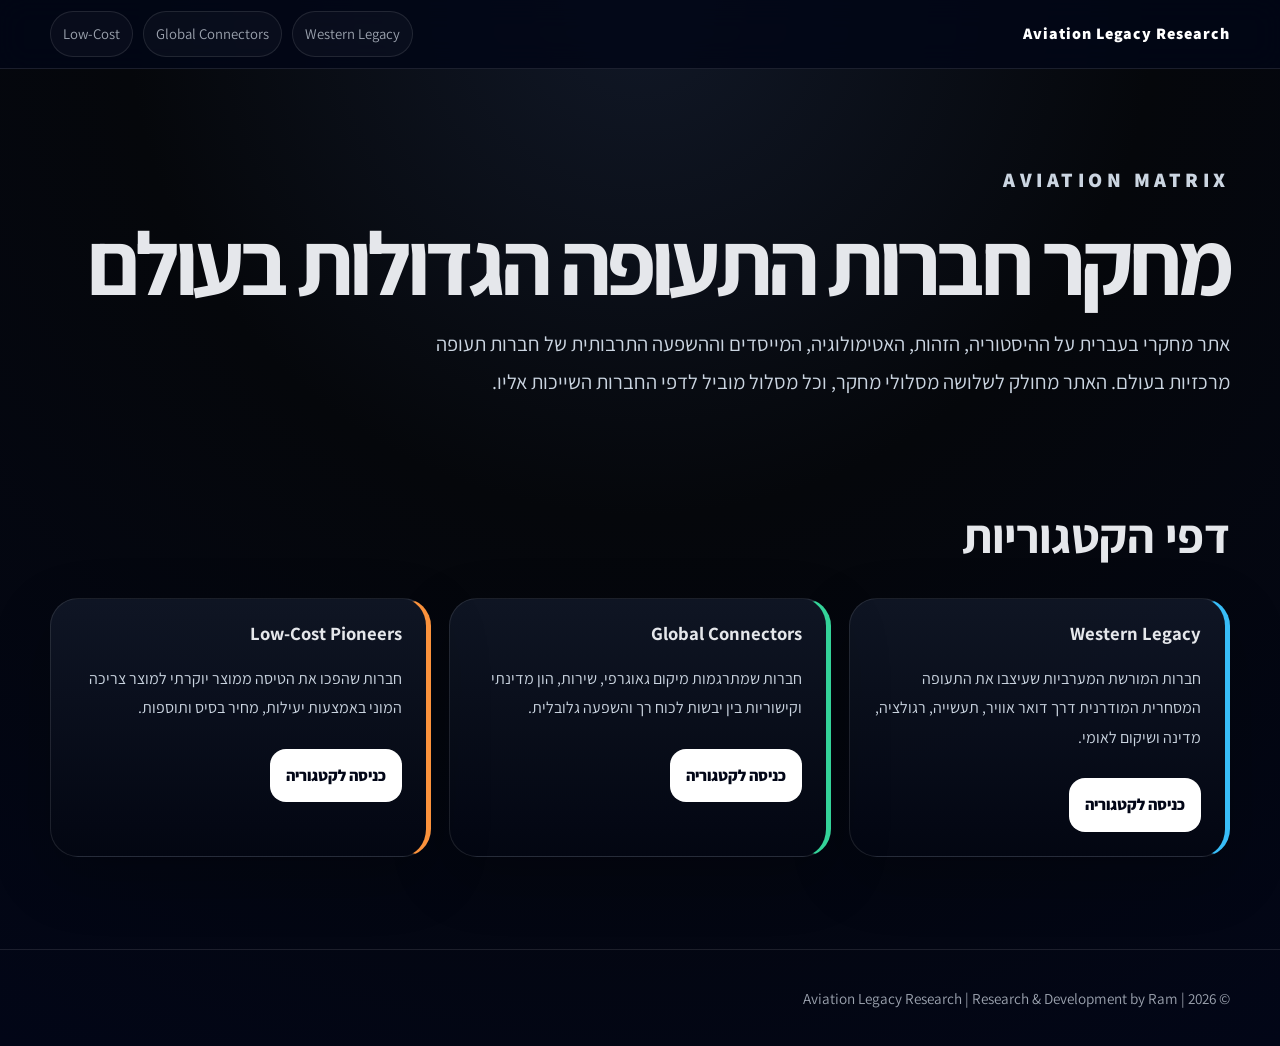
<file: index.html>
<!DOCTYPE html>
<html lang="he" dir="rtl">
<head>
  <meta charset="UTF-8">
  <meta name="viewport" content="width=device-width, initial-scale=1.0">
  <title>Aviation Legacy Research | מרכז המחקר</title>
  <link rel="preconnect" href="https://fonts.googleapis.com">
  <link rel="preconnect" href="https://fonts.gstatic.com" crossorigin>
  <link href="https://fonts.googleapis.com/css2?family=Assistant:wght@300;400;600;700;800;900&display=swap" rel="stylesheet">
  <link rel="stylesheet" href="styles.css">
</head>
<body>
  <header class="topbar">
    <div class="site-shell topbar-inner">
      <a class="brand" href="index.html">Aviation Legacy Research</a>
      <nav class="nav-links">
        <a href="western_legacy.html">Western Legacy</a>
        <a href="global_connectors.html">Global Connectors</a>
        <a href="low_cost_pioneers.html">Low-Cost</a>
      </nav>
    </div>
  </header>

  <main class="site-shell">
    <section class="hero">
      <p class="eyebrow">Aviation Matrix</p>
      <h1>מחקר חברות התעופה הגדולות בעולם</h1>
      <p>אתר מחקרי בעברית על ההיסטוריה, הזהות, האטימולוגיה, המייסדים וההשפעה התרבותית של חברות תעופה מרכזיות בעולם. האתר מחולק לשלושה מסלולי מחקר, וכל מסלול מוביל לדפי החברות השייכות אליו.</p>
    </section>

    <section class="section">
      <h2>דפי הקטגוריות</h2>
      <div class="grid grid-3">
        <a class="card phase-blue" href="western_legacy.html">
          <h3>Western Legacy</h3>
          <p>חברות המורשת המערביות שעיצבו את התעופה המסחרית המודרנית דרך דואר אוויר, תעשייה, רגולציה, מדינה ושיקום לאומי.</p>
          <span class="btn">כניסה לקטגוריה</span>
        </a>

        <a class="card phase-green" href="global_connectors.html">
          <h3>Global Connectors</h3>
          <p>חברות שמתרגמות מיקום גאוגרפי, שירות, הון מדינתי וקישוריות בין יבשות לכוח רך והשפעה גלובלית.</p>
          <span class="btn">כניסה לקטגוריה</span>
        </a>

        <a class="card phase-orange" href="low_cost_pioneers.html">
          <h3>Low-Cost Pioneers</h3>
          <p>חברות שהפכו את הטיסה ממוצר יוקרתי למוצר צריכה המוני באמצעות יעילות, מחיר בסיס ותוספות.</p>
          <span class="btn">כניסה לקטגוריה</span>
        </a>
      </div>
    </section>
  </main>

  <footer>
    <div class="site-shell">© 2026 | Aviation Legacy Research | Research & Development by Ram</div>
  </footer>
</body>
</html>
</file>
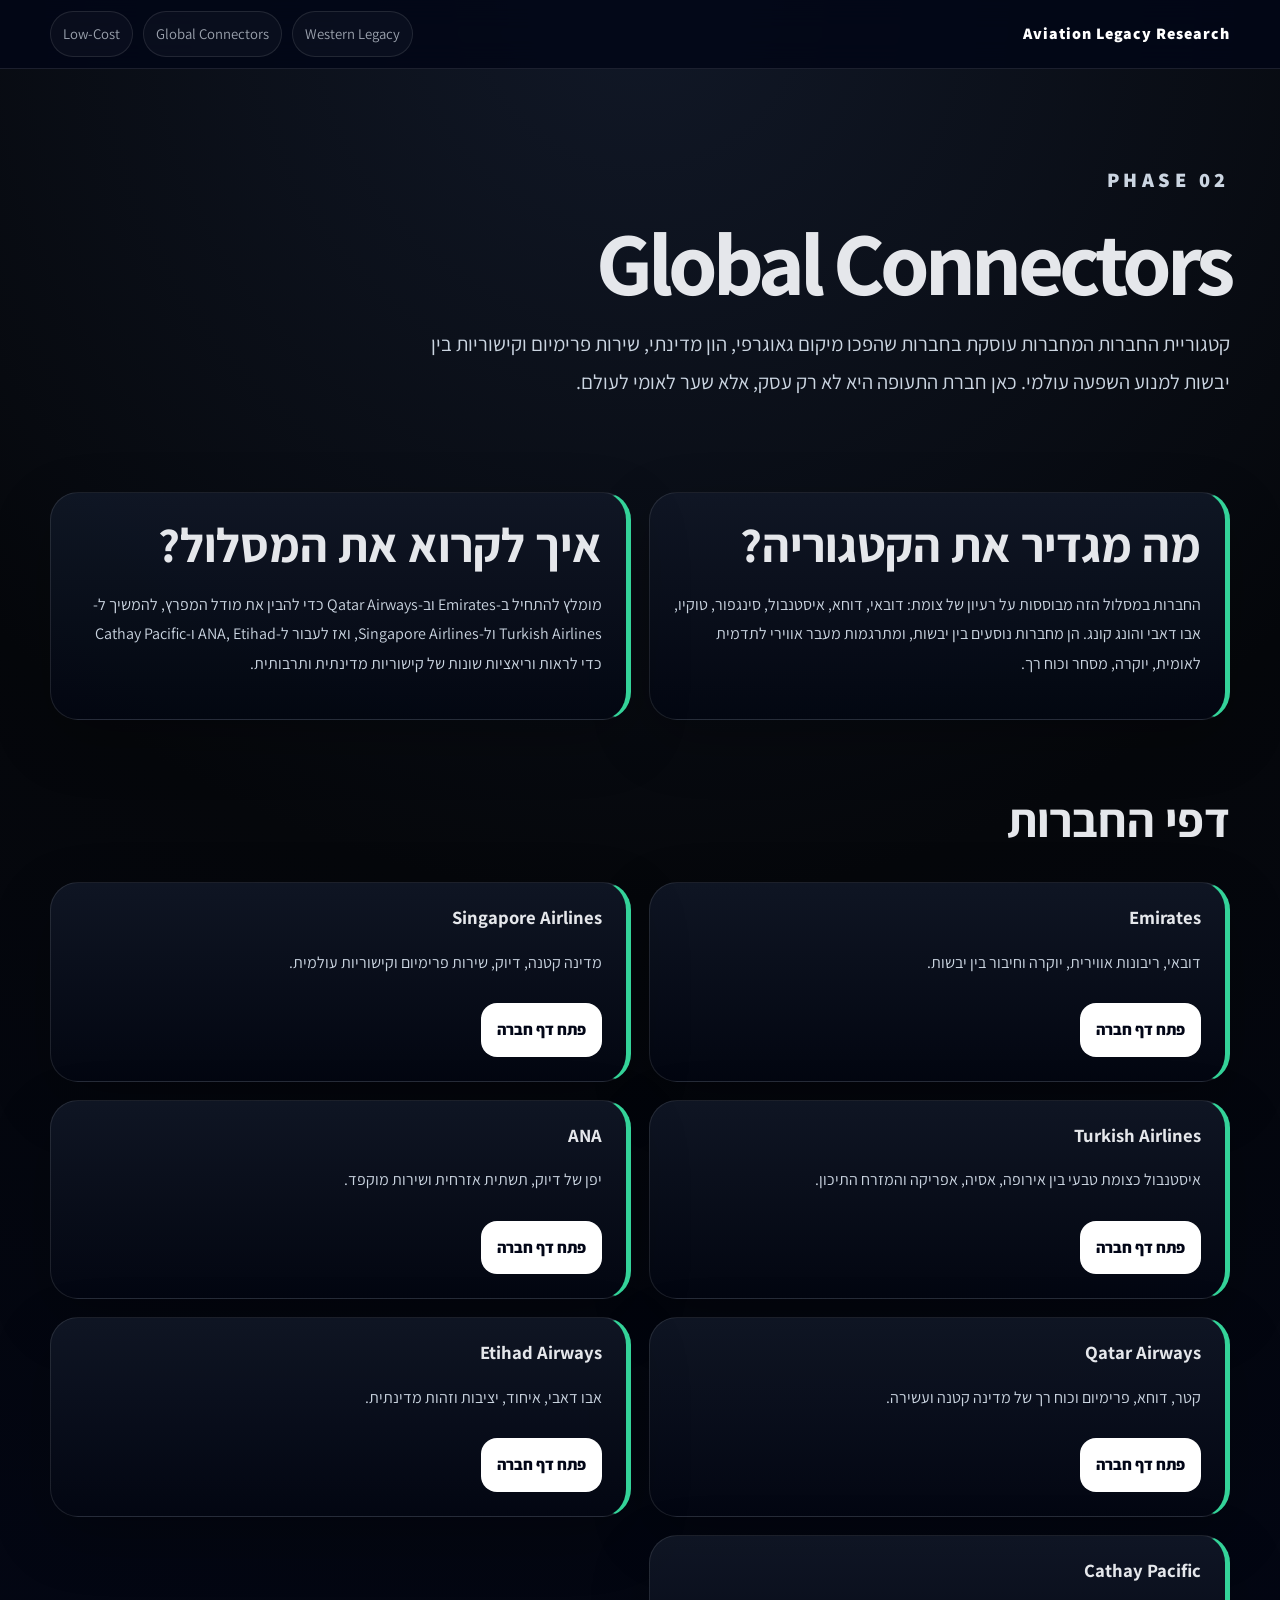
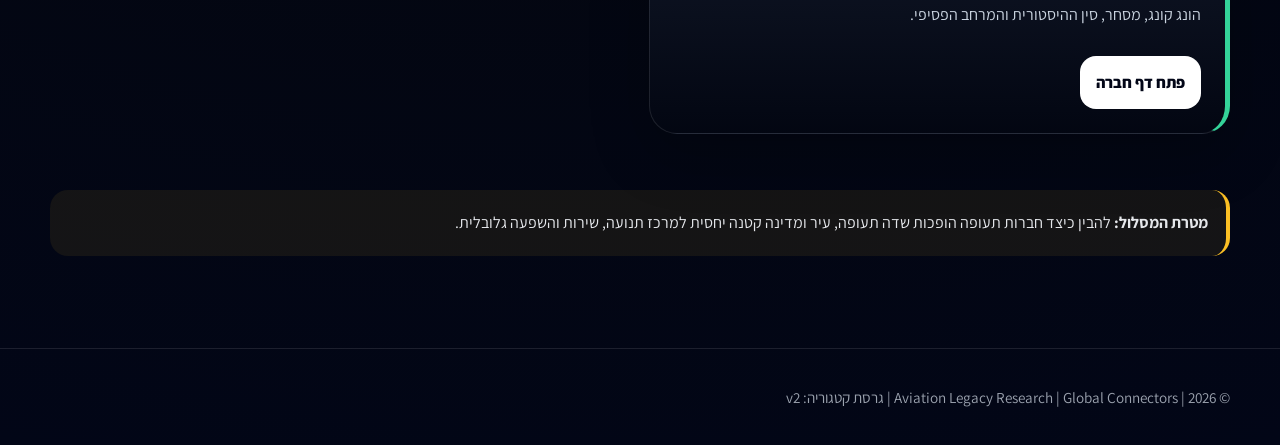
<file: global_connectors.html>
<!DOCTYPE html>
<html lang="he" dir="rtl">
<head>
  <meta charset="UTF-8">
  <meta name="viewport" content="width=device-width, initial-scale=1.0">
  <title>Global Connectors | Aviation Legacy Research</title>
  <link rel="preconnect" href="https://fonts.googleapis.com">
  <link rel="preconnect" href="https://fonts.gstatic.com" crossorigin>
  <link href="https://fonts.googleapis.com/css2?family=Assistant:wght@300;400;600;700;800;900&display=swap" rel="stylesheet">
  <link rel="stylesheet" href="styles.css">
</head>
<body>
  <header class="topbar">
    <div class="site-shell topbar-inner">
      <a class="brand" href="index.html">Aviation Legacy Research</a>
      <nav class="nav-links">
        <a href="western_legacy.html">Western Legacy</a>
        <a href="global_connectors.html">Global Connectors</a>
        <a href="low_cost_pioneers.html">Low-Cost</a>
      </nav>
    </div>
  </header>

  <main class="site-shell">
    <section class="hero">
      <p class="eyebrow">Phase 02</p>
      <h1>Global Connectors</h1>
      <p>קטגוריית החברות המחברות עוסקת בחברות שהפכו מיקום גאוגרפי, הון מדינתי, שירות פרימיום וקישוריות בין יבשות למנוע השפעה עולמי. כאן חברת התעופה היא לא רק עסק, אלא שער לאומי לעולם.</p>
    </section>

    <section class="section">
      <div class="grid grid-2">
        <div class="card phase-green">
          <h2>מה מגדיר את הקטגוריה?</h2>
          <p>החברות במסלול הזה מבוססות על רעיון של צומת: דובאי, דוחא, איסטנבול, סינגפור, טוקיו, אבו דאבי והונג קונג. הן מחברות נוסעים בין יבשות, ומתרגמות מעבר אווירי לתדמית לאומית, יוקרה, מסחר וכוח רך.</p>
        </div>
        <div class="card phase-green">
          <h2>איך לקרוא את המסלול?</h2>
          <p>מומלץ להתחיל ב-Emirates וב-Qatar Airways כדי להבין את מודל המפרץ, להמשיך ל-Turkish Airlines ול-Singapore Airlines, ואז לעבור ל-ANA, Etihad ו-Cathay Pacific כדי לראות וריאציות שונות של קישוריות מדינתית ותרבותית.</p>
        </div>
      </div>
    </section>

    <section class="section">
      <h2>דפי החברות</h2>
      <div class="grid grid-2">
        <a class="card phase-green" href="airline.html?airline=emirates"><h3>Emirates</h3><p>דובאי, ריבונות אווירית, יוקרה וחיבור בין יבשות.</p><span class="btn">פתח דף חברה</span></a>
        <a class="card phase-green" href="airline.html?airline=singapore-airlines"><h3>Singapore Airlines</h3><p>מדינה קטנה, דיוק, שירות פרימיום וקישוריות עולמית.</p><span class="btn">פתח דף חברה</span></a>
        <a class="card phase-green" href="airline.html?airline=turkish-airlines"><h3>Turkish Airlines</h3><p>איסטנבול כצומת טבעי בין אירופה, אסיה, אפריקה והמזרח התיכון.</p><span class="btn">פתח דף חברה</span></a>
        <a class="card phase-green" href="airline.html?airline=ana"><h3>ANA</h3><p>יפן של דיוק, תשתית אזרחית ושירות מוקפד.</p><span class="btn">פתח דף חברה</span></a>
        <a class="card phase-green" href="airline.html?airline=qatar-airways"><h3>Qatar Airways</h3><p>קטר, דוחא, פרימיום וכוח רך של מדינה קטנה ועשירה.</p><span class="btn">פתח דף חברה</span></a>
        <a class="card phase-green" href="airline.html?airline=etihad-airways"><h3>Etihad Airways</h3><p>אבו דאבי, איחוד, יציבות וזהות מדינתית.</p><span class="btn">פתח דף חברה</span></a>
        <a class="card phase-green" href="airline.html?airline=cathay-pacific"><h3>Cathay Pacific</h3><p>הונג קונג, מסחר, סין ההיסטורית והמרחב הפסיפי.</p><span class="btn">פתח דף חברה</span></a>
      </div>
    </section>

    <section class="section">
      <div class="note"><strong>מטרת המסלול:</strong> להבין כיצד חברות תעופה הופכות שדה תעופה, עיר ומדינה קטנה יחסית למרכז תנועה, שירות והשפעה גלובלית.</div>
    </section>
  </main>

  <footer><div class="site-shell">© 2026 | Aviation Legacy Research | Global Connectors | גרסת קטגוריה: v2</div></footer>
</body>
</html>
</file>
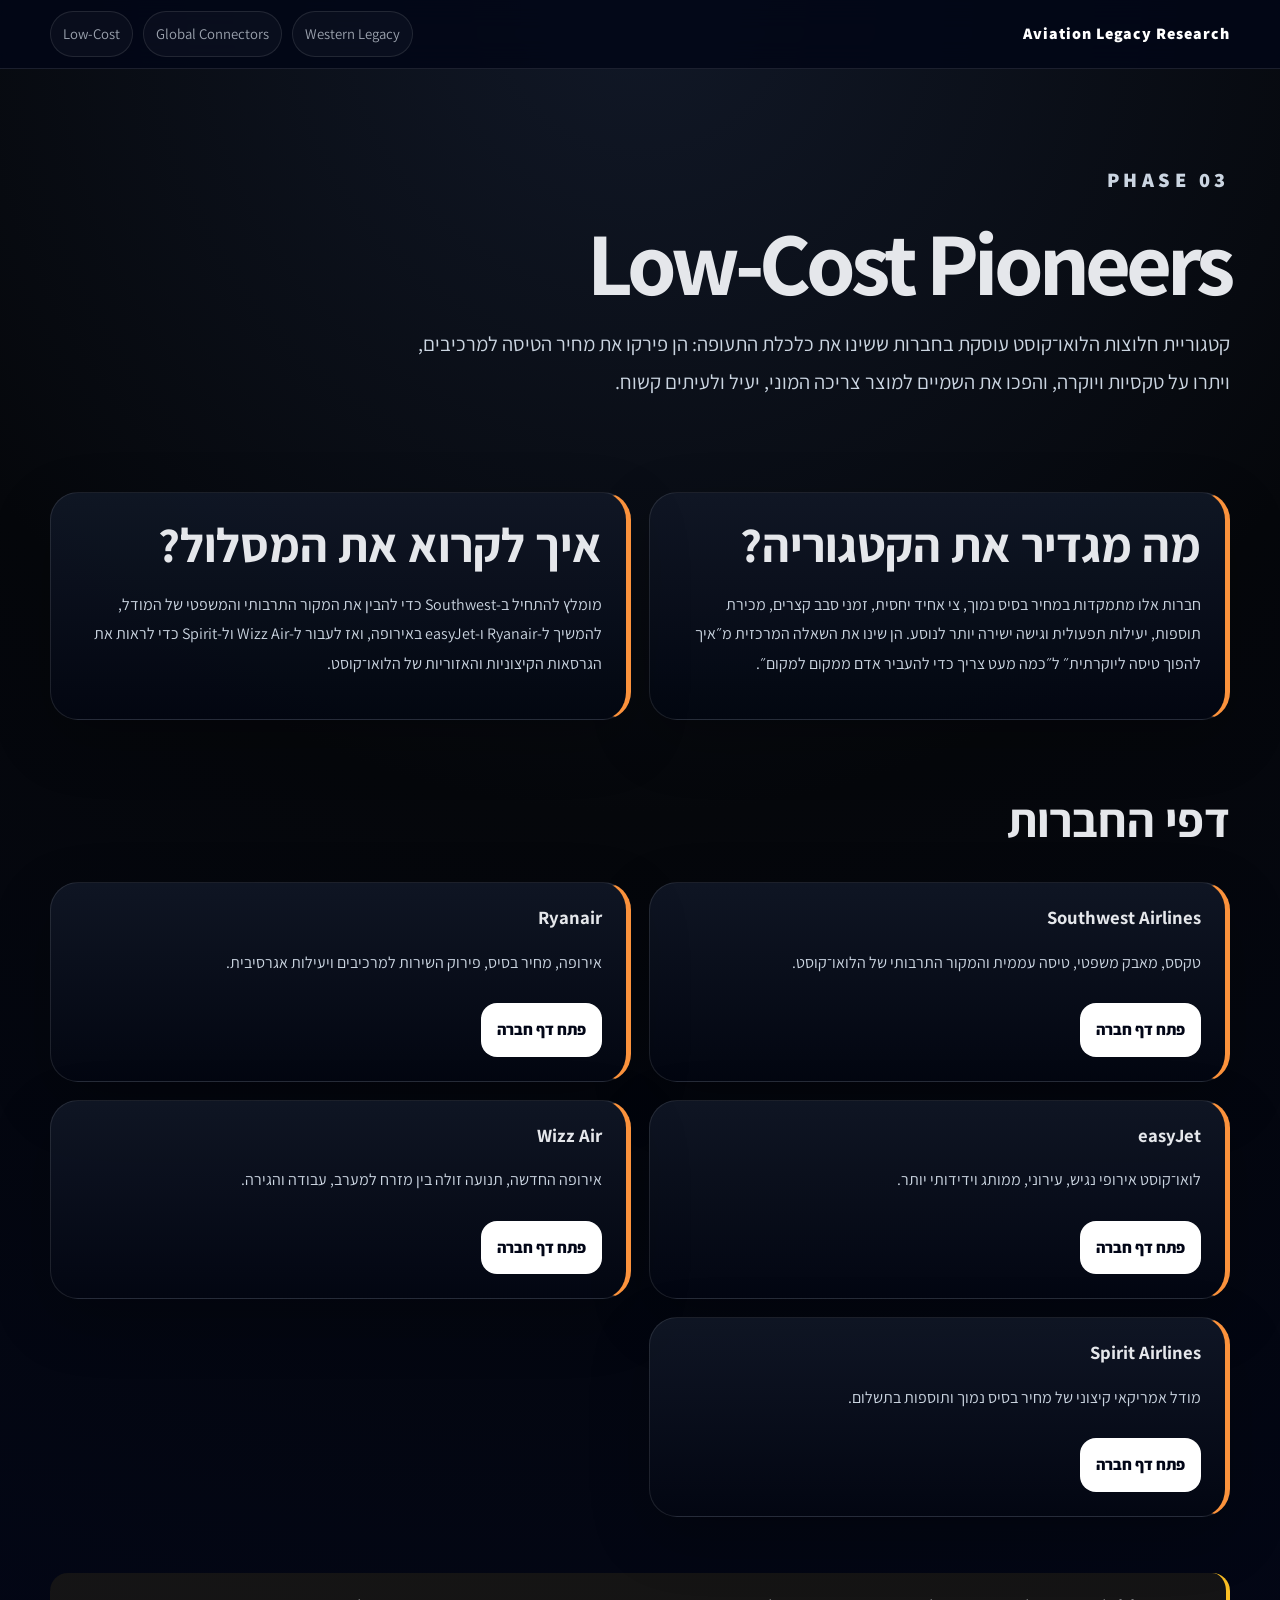
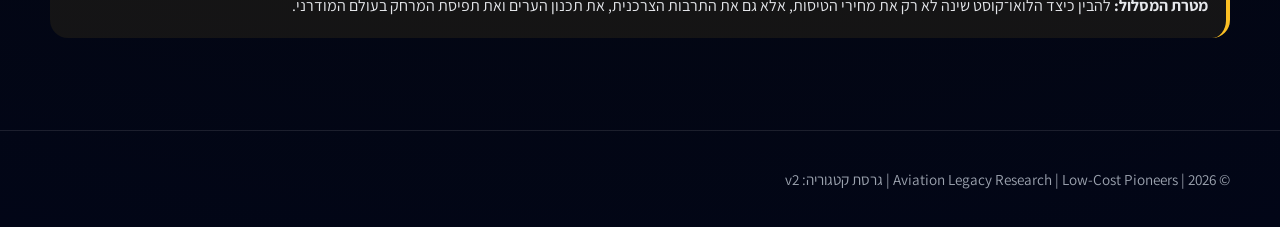
<file: low_cost_pioneers.html>
<!DOCTYPE html>
<html lang="he" dir="rtl">
<head>
  <meta charset="UTF-8">
  <meta name="viewport" content="width=device-width, initial-scale=1.0">
  <title>Low-Cost Pioneers | Aviation Legacy Research</title>
  <link rel="preconnect" href="https://fonts.googleapis.com">
  <link rel="preconnect" href="https://fonts.gstatic.com" crossorigin>
  <link href="https://fonts.googleapis.com/css2?family=Assistant:wght@300;400;600;700;800;900&display=swap" rel="stylesheet">
  <link rel="stylesheet" href="styles.css">
</head>
<body>
  <header class="topbar">
    <div class="site-shell topbar-inner">
      <a class="brand" href="index.html">Aviation Legacy Research</a>
      <nav class="nav-links">
        <a href="western_legacy.html">Western Legacy</a>
        <a href="global_connectors.html">Global Connectors</a>
        <a href="low_cost_pioneers.html">Low-Cost</a>
      </nav>
    </div>
  </header>

  <main class="site-shell">
    <section class="hero">
      <p class="eyebrow">Phase 03</p>
      <h1>Low-Cost Pioneers</h1>
      <p>קטגוריית חלוצות הלואו־קוסט עוסקת בחברות ששינו את כלכלת התעופה: הן פירקו את מחיר הטיסה למרכיבים, ויתרו על טקסיות ויוקרה, והפכו את השמיים למוצר צריכה המוני, יעיל ולעיתים קשוח.</p>
    </section>

    <section class="section">
      <div class="grid grid-2">
        <div class="card phase-orange">
          <h2>מה מגדיר את הקטגוריה?</h2>
          <p>חברות אלו מתמקדות במחיר בסיס נמוך, צי אחיד יחסית, זמני סבב קצרים, מכירת תוספות, יעילות תפעולית וגישה ישירה יותר לנוסע. הן שינו את השאלה המרכזית מ״איך להפוך טיסה ליוקרתית״ ל״כמה מעט צריך כדי להעביר אדם ממקום למקום״.</p>
        </div>
        <div class="card phase-orange">
          <h2>איך לקרוא את המסלול?</h2>
          <p>מומלץ להתחיל ב-Southwest כדי להבין את המקור התרבותי והמשפטי של המודל, להמשיך ל-Ryanair ו-easyJet באירופה, ואז לעבור ל-Wizz Air ול-Spirit כדי לראות את הגרסאות הקיצוניות והאזוריות של הלואו־קוסט.</p>
        </div>
      </div>
    </section>

    <section class="section">
      <h2>דפי החברות</h2>
      <div class="grid grid-2">
        <a class="card phase-orange" href="airline.html?airline=southwest"><h3>Southwest Airlines</h3><p>טקסס, מאבק משפטי, טיסה עממית והמקור התרבותי של הלואו־קוסט.</p><span class="btn">פתח דף חברה</span></a>
        <a class="card phase-orange" href="airline.html?airline=ryanair"><h3>Ryanair</h3><p>אירופה, מחיר בסיס, פירוק השירות למרכיבים ויעילות אגרסיבית.</p><span class="btn">פתח דף חברה</span></a>
        <a class="card phase-orange" href="airline.html?airline=easyjet"><h3>easyJet</h3><p>לואו־קוסט אירופי נגיש, עירוני, ממותג וידידותי יותר.</p><span class="btn">פתח דף חברה</span></a>
        <a class="card phase-orange" href="airline.html?airline=wizz-air"><h3>Wizz Air</h3><p>אירופה החדשה, תנועה זולה בין מזרח למערב, עבודה והגירה.</p><span class="btn">פתח דף חברה</span></a>
        <a class="card phase-orange" href="airline.html?airline=spirit-airlines"><h3>Spirit Airlines</h3><p>מודל אמריקאי קיצוני של מחיר בסיס נמוך ותוספות בתשלום.</p><span class="btn">פתח דף חברה</span></a>
      </div>
    </section>

    <section class="section">
      <div class="note"><strong>מטרת המסלול:</strong> להבין כיצד הלואו־קוסט שינה לא רק את מחירי הטיסות, אלא גם את התרבות הצרכנית, את תכנון הערים ואת תפיסת המרחק בעולם המודרני.</div>
    </section>
  </main>

  <footer><div class="site-shell">© 2026 | Aviation Legacy Research | Low-Cost Pioneers | גרסת קטגוריה: v2</div></footer>
</body>
</html>
</file>
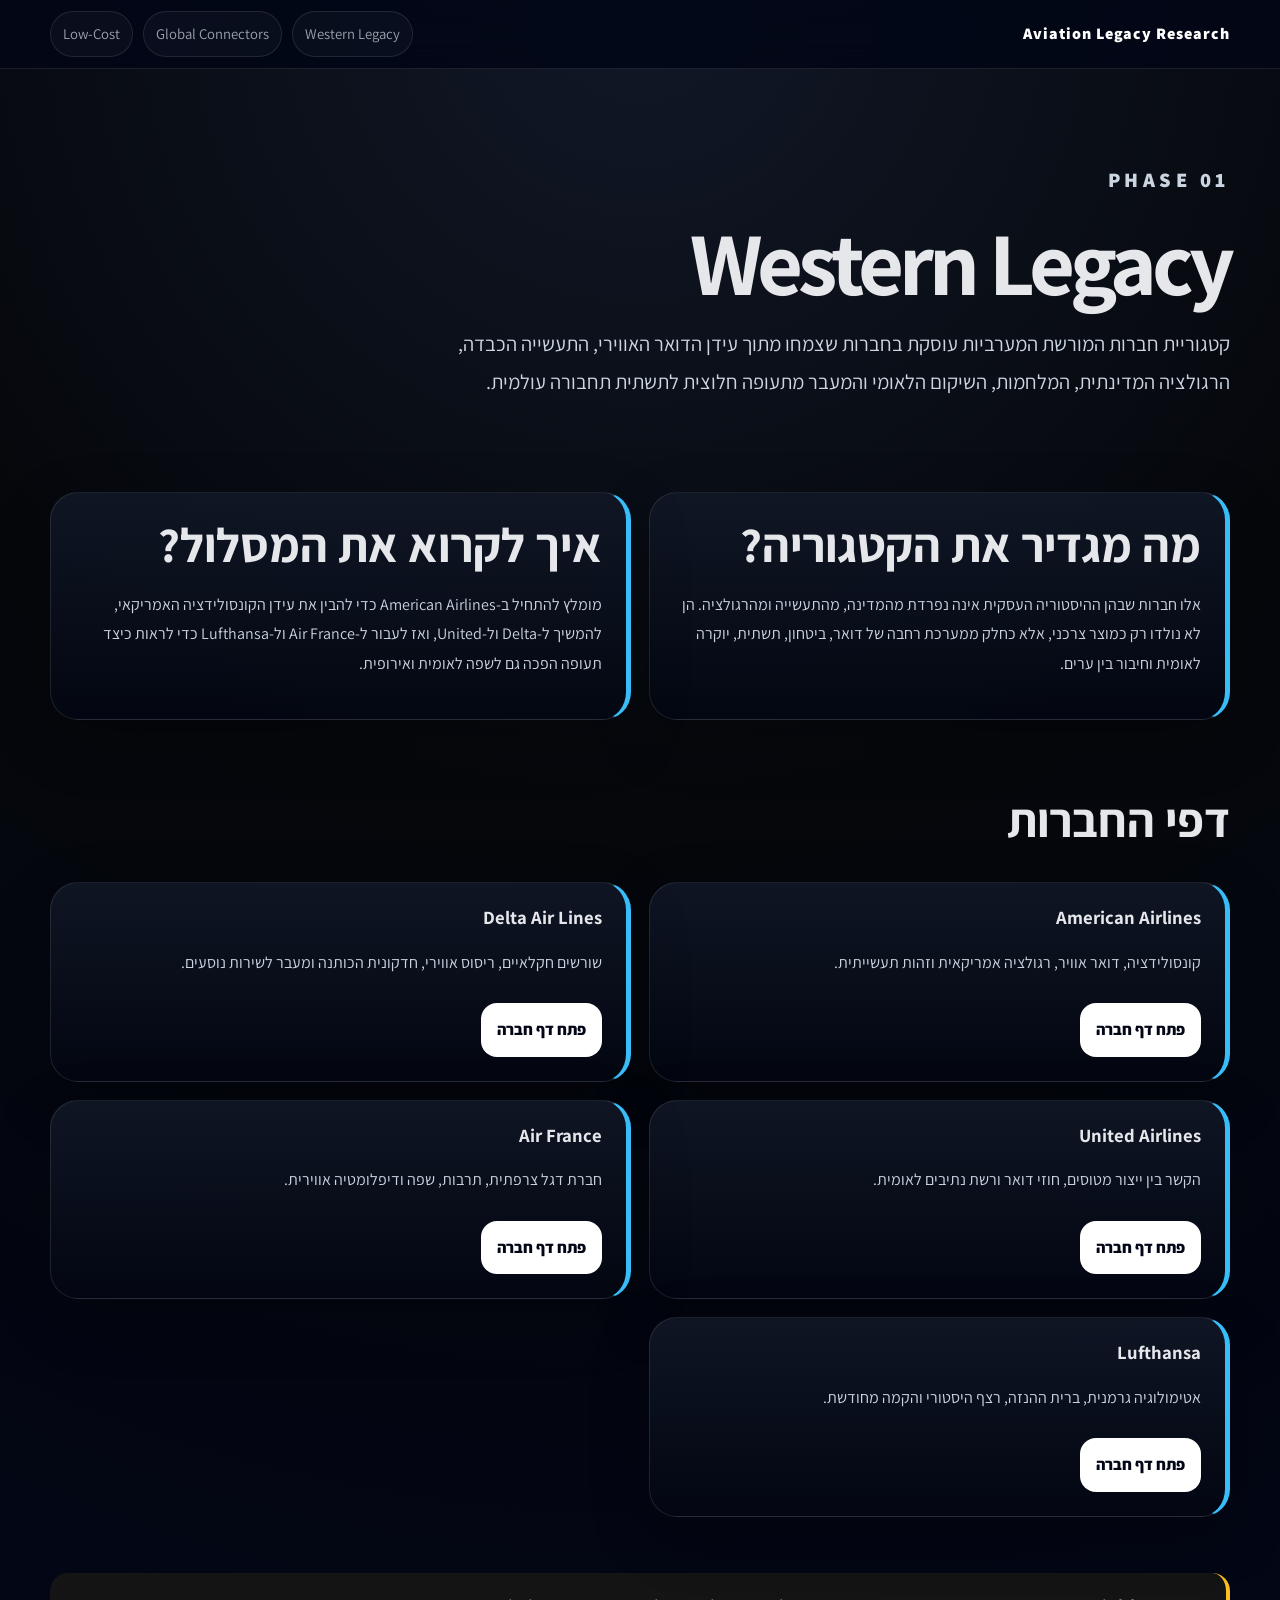
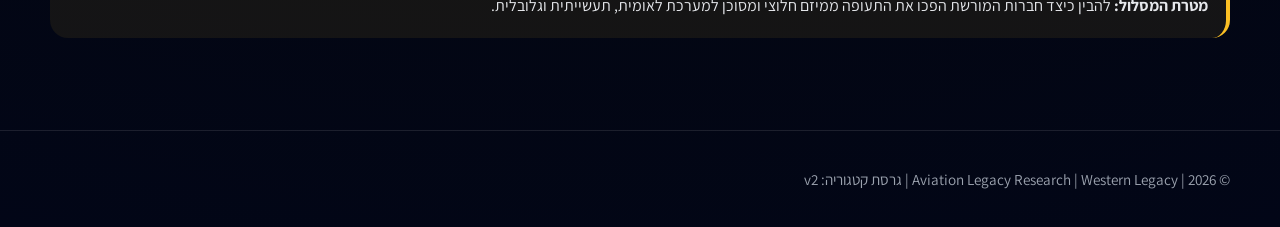
<file: western_legacy.html>
<!DOCTYPE html>
<html lang="he" dir="rtl">
<head>
  <meta charset="UTF-8">
  <meta name="viewport" content="width=device-width, initial-scale=1.0">
  <title>Western Legacy | Aviation Legacy Research</title>
  <link rel="preconnect" href="https://fonts.googleapis.com">
  <link rel="preconnect" href="https://fonts.gstatic.com" crossorigin>
  <link href="https://fonts.googleapis.com/css2?family=Assistant:wght@300;400;600;700;800;900&display=swap" rel="stylesheet">
  <link rel="stylesheet" href="styles.css">
</head>
<body>
  <header class="topbar">
    <div class="site-shell topbar-inner">
      <a class="brand" href="index.html">Aviation Legacy Research</a>
      <nav class="nav-links">
        <a href="western_legacy.html">Western Legacy</a>
        <a href="global_connectors.html">Global Connectors</a>
        <a href="low_cost_pioneers.html">Low-Cost</a>
      </nav>
    </div>
  </header>

  <main class="site-shell">
    <section class="hero">
      <p class="eyebrow">Phase 01</p>
      <h1>Western Legacy</h1>
      <p>קטגוריית חברות המורשת המערביות עוסקת בחברות שצמחו מתוך עידן הדואר האווירי, התעשייה הכבדה, הרגולציה המדינתית, המלחמות, השיקום הלאומי והמעבר מתעופה חלוצית לתשתית תחבורה עולמית.</p>
    </section>

    <section class="section">
      <div class="grid grid-2">
        <div class="card phase-blue">
          <h2>מה מגדיר את הקטגוריה?</h2>
          <p>אלו חברות שבהן ההיסטוריה העסקית אינה נפרדת מהמדינה, מהתעשייה ומהרגולציה. הן לא נולדו רק כמוצר צרכני, אלא כחלק ממערכת רחבה של דואר, ביטחון, תשתית, יוקרה לאומית וחיבור בין ערים.</p>
        </div>
        <div class="card phase-blue">
          <h2>איך לקרוא את המסלול?</h2>
          <p>מומלץ להתחיל ב-American Airlines כדי להבין את עידן הקונסולידציה האמריקאי, להמשיך ל-Delta ול-United, ואז לעבור ל-Air France ול-Lufthansa כדי לראות כיצד תעופה הפכה גם לשפה לאומית ואירופית.</p>
        </div>
      </div>
    </section>

    <section class="section">
      <h2>דפי החברות</h2>
      <div class="grid grid-2">
        <a class="card phase-blue" href="airline.html?airline=american-airlines"><h3>American Airlines</h3><p>קונסולידציה, דואר אוויר, רגולציה אמריקאית וזהות תעשייתית.</p><span class="btn">פתח דף חברה</span></a>
        <a class="card phase-blue" href="airline.html?airline=delta-air-lines"><h3>Delta Air Lines</h3><p>שורשים חקלאיים, ריסוס אווירי, חדקונית הכותנה ומעבר לשירות נוסעים.</p><span class="btn">פתח דף חברה</span></a>
        <a class="card phase-blue" href="airline.html?airline=united-airlines"><h3>United Airlines</h3><p>הקשר בין ייצור מטוסים, חוזי דואר ורשת נתיבים לאומית.</p><span class="btn">פתח דף חברה</span></a>
        <a class="card phase-blue" href="airline.html?airline=air-france"><h3>Air France</h3><p>חברת דגל צרפתית, תרבות, שפה ודיפלומטיה אווירית.</p><span class="btn">פתח דף חברה</span></a>
        <a class="card phase-blue" href="airline.html?airline=lufthansa"><h3>Lufthansa</h3><p>אטימולוגיה גרמנית, ברית ההנזה, רצף היסטורי והקמה מחודשת.</p><span class="btn">פתח דף חברה</span></a>
      </div>
    </section>

    <section class="section">
      <div class="note"><strong>מטרת המסלול:</strong> להבין כיצד חברות המורשת הפכו את התעופה ממיזם חלוצי ומסוכן למערכת לאומית, תעשייתית וגלובלית.</div>
    </section>
  </main>

  <footer><div class="site-shell">© 2026 | Aviation Legacy Research | Western Legacy | גרסת קטגוריה: v2</div></footer>
</body>
</html>
</file>
<file: styles.css>
/* Aviation Legacy Research — shared responsive RTL design */
:root {
  --bg: #05070b;
  --panel: #0d1117;
  --panel-2: #111827;
  --text: #e5e7eb;
  --muted: #9ca3af;
  --line: rgba(255,255,255,.10);
  --blue: #38bdf8;
  --green: #34d399;
  --orange: #fb923c;
  --gold: #fbbf24;
  --red: #f87171;
}
* { box-sizing: border-box; }
html { scroll-behavior: smooth; }
body {
  margin: 0;
  font-family: 'Assistant', system-ui, -apple-system, BlinkMacSystemFont, 'Segoe UI', sans-serif;
  direction: rtl;
  background: radial-gradient(circle at top, #111827 0, var(--bg) 42%, #020617 100%);
  color: var(--text);
  line-height: 1.85;
}
a { color: inherit; text-decoration: none; }
.site-shell { width: min(1180px, calc(100% - 32px)); margin: 0 auto; }
.topbar {
  position: relative;
  z-index: 30;
  background: rgba(2,6,23,.86);
  backdrop-filter: blur(14px);
  border-bottom: 1px solid var(--line);
}
.topbar-inner { display: flex; align-items: center; justify-content: space-between; gap: 18px; min-height: 68px; }
.brand { font-weight: 900; letter-spacing: .06em; color: white; }
.nav-links { display: flex; gap: 10px; flex-wrap: wrap; }
.nav-links a, .pill {
  border: 1px solid var(--line); border-radius: 999px; padding: 8px 12px;
  color: var(--muted); font-size: .92rem; background: rgba(255,255,255,.03);
}
.nav-links a:hover, .pill:hover { color: white; border-color: rgba(255,255,255,.24); }
.hero { padding: 72px 0 42px; }
.eyebrow { color: var(--blue); font-size: .82rem; font-weight: 900; letter-spacing: .22em; text-transform: uppercase; }
h1 { margin: 12px 0 18px; font-size: clamp(2.5rem, 7vw, 5.8rem); line-height: .95; letter-spacing: -.055em; }
.hero p { max-width: 820px; color: #cbd5e1; font-size: clamp(1.05rem, 2vw, 1.28rem); }
.grid { display: grid; gap: 18px; }
.grid-3 { grid-template-columns: repeat(3, minmax(0, 1fr)); }
.grid-2 { grid-template-columns: repeat(2, minmax(0, 1fr)); }
.card {
  background: linear-gradient(180deg, rgba(17,24,39,.88), rgba(3,7,18,.88));
  border: 1px solid var(--line); border-radius: 28px; padding: 24px;
  box-shadow: 0 20px 60px rgba(0,0,0,.24);
}
.card:hover { border-color: rgba(255,255,255,.22); transform: translateY(-2px); transition: .25s ease; }
.card h2, .card h3 { margin-top: 0; line-height: 1.15; }
.card p { color: #cbd5e1; }
.phase-blue { border-right: 5px solid var(--blue); }
.phase-green { border-right: 5px solid var(--green); }
.phase-orange { border-right: 5px solid var(--orange); }
.btn { display: inline-flex; align-items: center; gap: 8px; margin-top: 10px; padding: 12px 16px; border-radius: 16px; font-weight: 900; background: white; color: #020617; }
.btn.secondary { background: rgba(255,255,255,.07); color: white; border: 1px solid var(--line); }
.section { padding: 28px 0; }
.section h2 { font-size: clamp(1.8rem, 4vw, 3rem); margin: 0 0 18px; }
.phase-group { margin-top: 30px; }
.phase-heading { display: flex; align-items: end; justify-content: space-between; gap: 16px; margin-bottom: 14px; border-bottom: 1px solid var(--line); padding-bottom: 12px; }
.phase-heading h2 { margin: 0; }
.phase-heading p { margin: 0; max-width: 620px; color: var(--muted); }
.article-layout { display: grid; grid-template-columns: 290px minmax(0,1fr); gap: 24px; align-items: start; }
.toc { position: sticky; top: 90px; }
.toc a { display: block; margin: 8px 0; color: var(--muted); }
.toc a:hover { color: white; }
.fact-grid { display: grid; grid-template-columns: repeat(2, minmax(0,1fr)); gap: 12px; }
.fact { background: rgba(255,255,255,.04); border: 1px solid var(--line); border-radius: 18px; padding: 14px; }
.fact strong { display: block; color: white; }
.note { border-right: 4px solid var(--gold); background: rgba(251,191,36,.07); padding: 18px; border-radius: 18px; }
.warning { border-right: 4px solid var(--red); background: rgba(248,113,113,.07); padding: 18px; border-radius: 18px; }
.research-flow { display: grid; gap: 10px; }
.flow-item { display: grid; grid-template-columns: 44px minmax(0,1fr); gap: 12px; align-items: start; padding: 14px; border: 1px solid var(--line); border-radius: 18px; background: rgba(255,255,255,.035); }
.flow-number { width: 34px; height: 34px; border-radius: 999px; display: grid; place-items: center; font-weight: 900; background: rgba(255,255,255,.10); color: white; }
.flow-item strong { display: block; color: white; }
.flow-item span { color: var(--muted); }
ul.clean { padding-right: 20px; }
.source-list a { color: #93c5fd; text-decoration: underline; text-underline-offset: 3px; }
footer { margin-top: 64px; padding: 34px 0; border-top: 1px solid var(--line); color: var(--muted); font-size: .95rem; }
@media (max-width: 820px) {
  .grid-3, .grid-2, .article-layout, .fact-grid { grid-template-columns: 1fr; }
  .toc { position: static; }
  .topbar-inner { align-items: flex-start; flex-direction: column; padding: 14px 0; }
  .hero { padding-top: 44px; }
  .phase-heading { display: block; }
}
</file>
